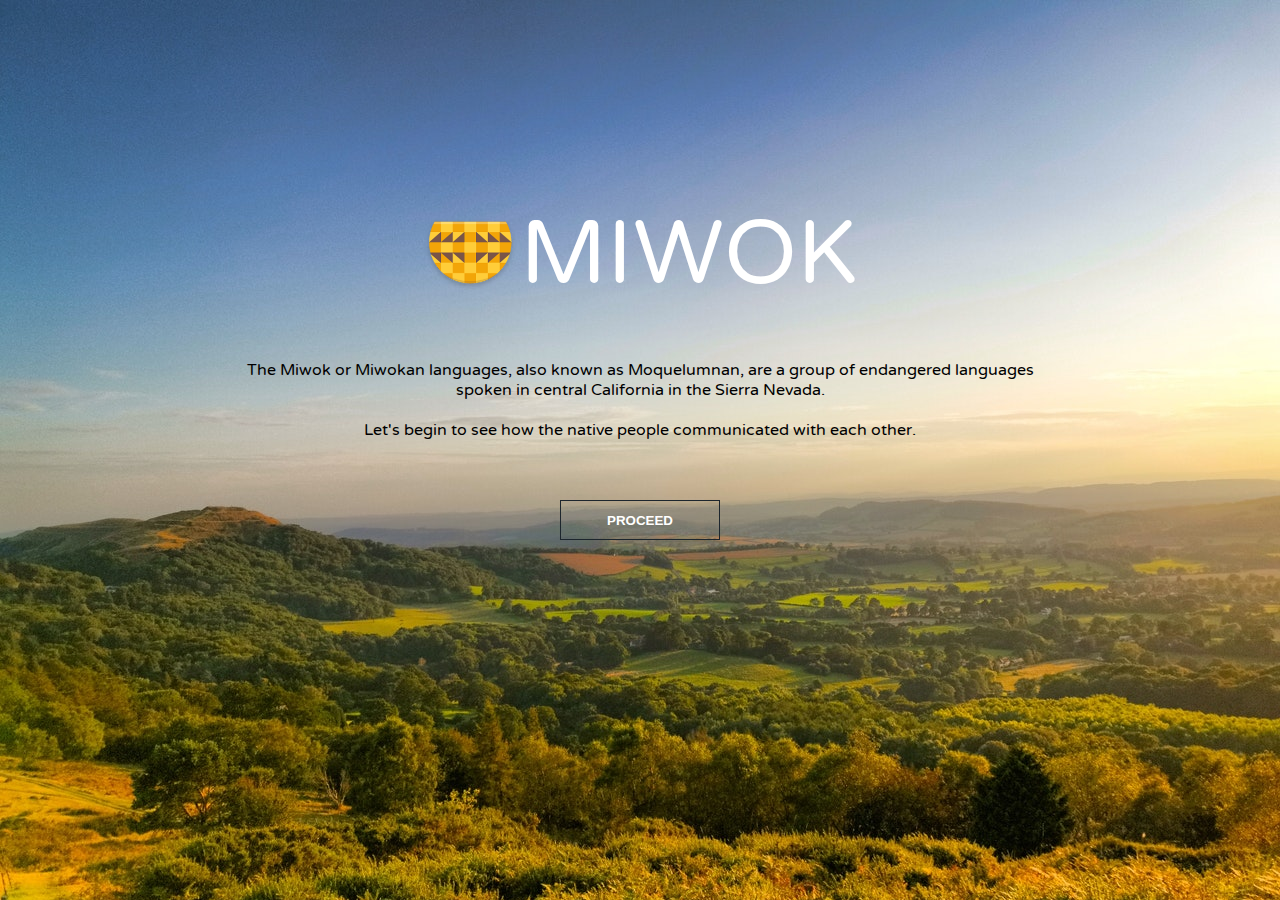
<file: index.html>
<!DOCTYPE html>
<html lang="en" dir="ltr">
  <head>
    <meta charset="utf-8">
    <title>Miwok</title>
    <link rel="stylesheet" href="style.css">
    <link href="https://fonts.googleapis.com/css?family=Lexend+Deca|Varela+Round&display=swap" rel="stylesheet">
    <link rel="stylesheet" href="https://cdnjs.cloudflare.com/ajax/libs/animate.css/3.5.2/animate.min.css">
    <meta name="viewport" content="width=device-width, initial-scale=1.0">
  </head>
  <body class="home">
    <div class="homebox">
      <div class="homelogo animated slideInLeft">
        <img src="images/logo.png">
      </div>
      <div class="homename animated slideInRight">
        <a>MIWOK</a>
      </div>
    </div>
    <div class="homeinfo animated slideInDown">
        The Miwok or Miwokan languages, also known as Moquelumnan, are a group of endangered 
        languages spoken in central California in the Sierra Nevada.
        <br><br>
        Let's begin to see how the native people communicated with each other.
    </div>
    <div class="homebtn animated slideInUp">
      <a href="learn.html"><button class="hbtn">PROCEED</button></a>
    </div>
  </body>
</html>
</file>
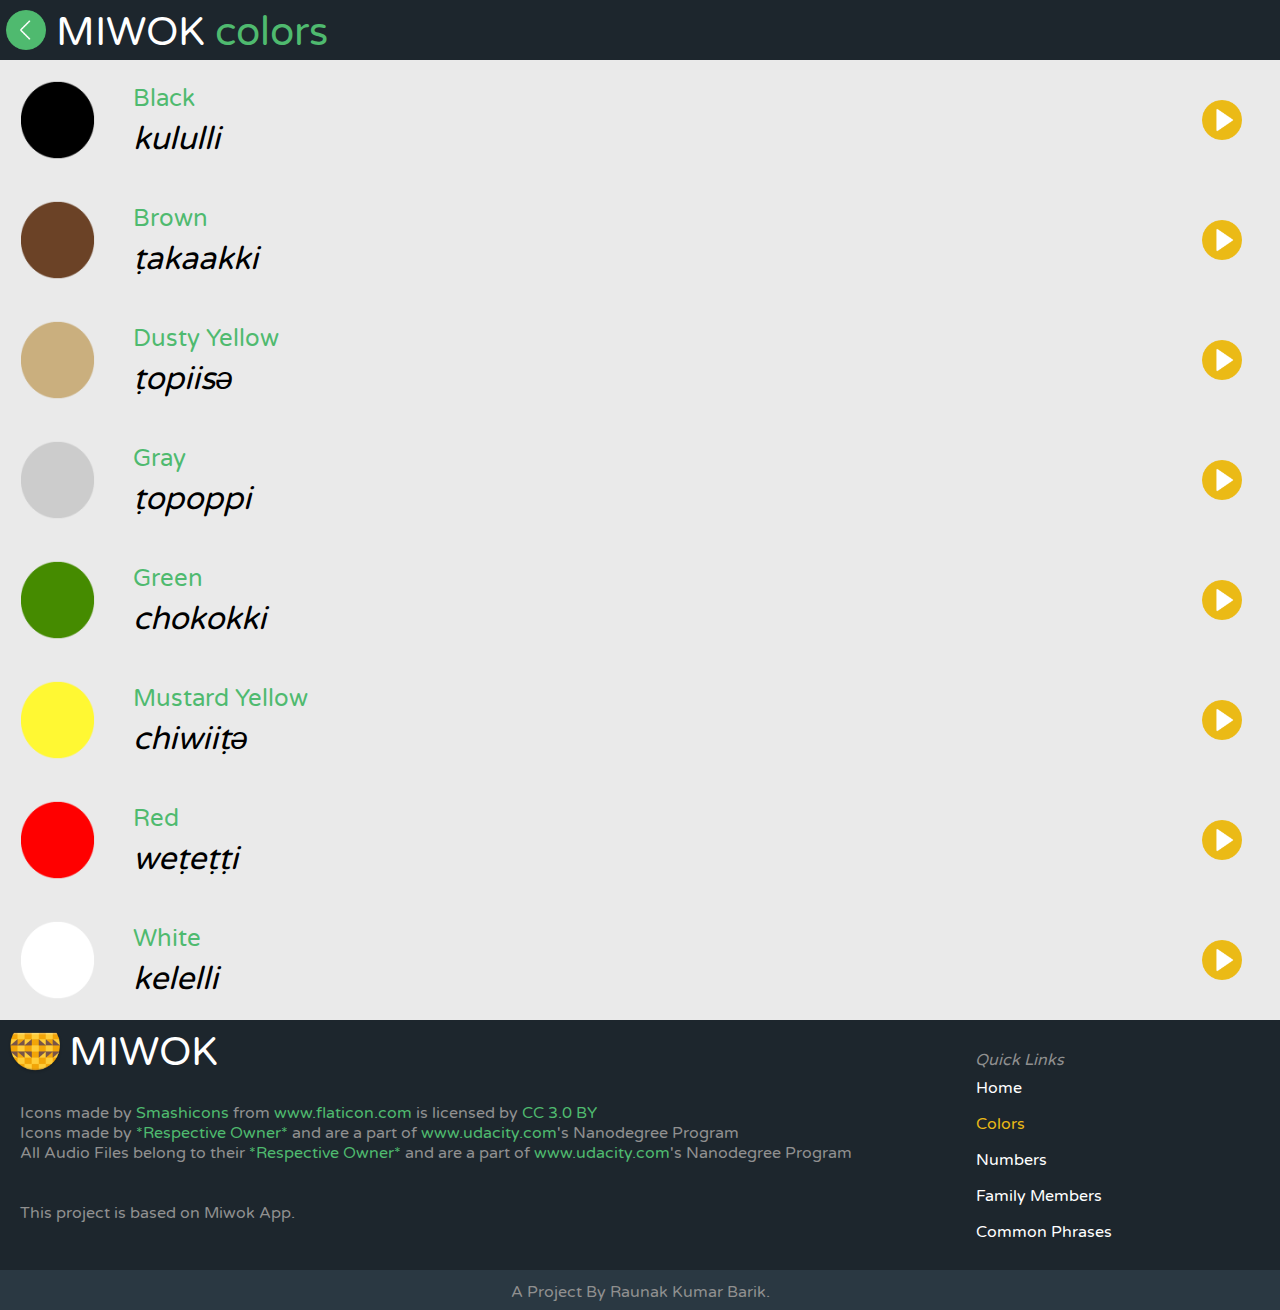
<file: colors.html>
<!DOCTYPE html>
<html lang="en" dir="ltr">
  <head>
    <meta charset="utf-8">
    <title>Miwok | Colors</title>
    <link rel="stylesheet" href="style.css">
    <link href="https://fonts.googleapis.com/css?family=Lexend+Deca|Varela+Round&display=swap" rel="stylesheet">
    <link rel="stylesheet" href="https://cdnjs.cloudflare.com/ajax/libs/animate.css/3.5.2/animate.min.css">
    <meta name="viewport" content="width=device-width, initial-scale=1.0">
  </head>
  <body>
    <div class="header">
      <div class="back-button">
        <a href="learn.html"><img src="images/back_button.png" height="40px" width="40px" id="backbutton"></a>
      </div>
      <div class="page-title">
        MIWOK <a id="category">colors</a>
      </div>
    </div>
    <div class="library">
      <div class="content" id="color-black">
        <div class="content-left">
          <img src="images/color_black.png" height="100%" width="100%">
        </div>
        <div class="content-middle">
          <div class="content-middle-up">
            Black
          </div>
          <div class="content-middle-down">
            kululli
          </div>
        </div>
        <div class="content-right">
          <img src="images/play_button.png" height="40px" width="40px" id="play-button" onclick="playAudioa()">
        </div>
      </div>
      <div class="content" id="color-brown">
        <div class="content-left">
          <img src="images/color_brown.png" height="100%" width="100%">
        </div>
        <div class="content-middle">
          <div class="content-middle-up">
            Brown
          </div>
          <div class="content-middle-down">
            ṭakaakki
          </div>
        </div>
        <div class="content-right">
          <img src="images/play_button.png" height="40px" width="40px" id="play-button" onclick="playAudiob()">
        </div>
      </div>
      <div class="content" id="color-dusty-yellow">
        <div class="content-left">
          <img src="images/color_dusty_yellow.png" height="100%" width="100%">
        </div>
        <div class="content-middle">
          <div class="content-middle-up">
            Dusty Yellow
          </div>
          <div class="content-middle-down">
            ṭopiisә
          </div>
        </div>
        <div class="content-right">
          <img src="images/play_button.png" height="40px" width="40px" id="play-button" onclick="playAudioc()">
        </div>
      </div>
      <div class="content" id="color-gray">
        <div class="content-left">
          <img src="images/color_gray.png" height="100%" width="100%">
        </div>
        <div class="content-middle">
          <div class="content-middle-up">
            Gray
          </div>
          <div class="content-middle-down">
            ṭopoppi
          </div>
        </div>
        <div class="content-right">
          <img src="images/play_button.png" height="40px" width="40px" id="play-button" onclick="playAudiod()">
        </div>
      </div>
      <div class="content" id="color-green">
        <div class="content-left">
          <img src="images/color_green.png" height="100%" width="100%">
        </div>
        <div class="content-middle">
          <div class="content-middle-up">
            Green
          </div>
          <div class="content-middle-down">
            chokokki
          </div>
        </div>
        <div class="content-right">
          <img src="images/play_button.png" height="40px" width="40px" id="play-button" onclick="playAudioe()">
        </div>
      </div>
      <div class="content" id="color-mustard-yellow">
        <div class="content-left">
          <img src="images/color_mustard_yellow.png" height="100%" width="100%">
        </div>
        <div class="content-middle">
          <div class="content-middle-up">
            Mustard Yellow
          </div>
          <div class="content-middle-down">
            chiwiiṭә
          </div>
        </div>
        <div class="content-right">
          <img src="images/play_button.png" height="40px" width="40px" id="play-button" onclick="playAudiof()">
        </div>
      </div>
      <div class="content" id="color-red">
        <div class="content-left">
          <img src="images/color_red.png" height="100%" width="100%">
        </div>
        <div class="content-middle">
          <div class="content-middle-up">
            Red
          </div>
          <div class="content-middle-down">
            weṭeṭṭi
          </div>
        </div>
        <div class="content-right">
          <img src="images/play_button.png" height="40px" width="40px" id="play-button" onclick="playAudiog()">
        </div>
      </div>
      <div class="content" id="color-white">
        <div class="content-left">
          <img src="images/color_white.png" height="100%" width="100%">
        </div>
        <div class="content-middle">
          <div class="content-middle-up">
            White
          </div>
          <div class="content-middle-down">
            kelelli
          </div>
        </div>
        <div class="content-right">
          <img src="images/play_button.png" height="40px" width="40px" id="play-button" onclick="playAudioh()">
        </div>
      </div>
    </div>
    <div class="footer">
      <div class="logo">
        <img src="images/logo.png" height="60px" width="60px" id="logo">
      </div>
      <div class="title">
        MIWOK
      </div>
      <div class="index">
        <ul>
            <li><span class="ql">Quick Links</span></li>
            <li><a href="index.html" id="home">Home</a></li>
            <li><a href="colors.html" id="colors" style="color:#ebba16">Colors</a></li>
            <li><a href="numbers.html" id="numbers">Numbers</a></li>
            <li><a href="family-members.html" id="family">Family Members</a></li>
            <li><a href="common-phrases.html" id="phrases">Common Phrases</a></li>
        </ul>
      </div>
      <div class="details">
        <div class="smashicons">Icons made by <a href="https://www.flaticon.com/authors/smashicons" target="_blank" title="Smashicons">Smashicons</a> from <a href="https://www.flaticon.com/" target="_blank" title="Flaticon">www.flaticon.com</a> is licensed by <a href="http://creativecommons.org/licenses/by/3.0/" title="Creative Commons BY 3.0" target="_blank">CC 3.0 BY</a></div>
        <div class="smashicons">Icons made by <a>*Respective Owner*</a> and are a part of <a href="https://www.udacity.com/" target="_blank" title="Udacity">www.udacity.com</a>'s Nanodegree Program</div>
        <div class="smashicons">All Audio Files belong to their <a>*Respective Owner*</a> and are a part of <a href="https://www.udacity.com/" target="_blank" title="Udacity">www.udacity.com</a>'s Nanodegree Program</div>
        <br><br>
        <a id="aa">This project is based on Miwok App.</a>
      </div>
    </div>
    <div class="end">
      A Project By Raunak Kumar Barik.
    </div>

    <audio id="audio-color-black">
      <source src="audios/color_black.mp3" type="audio/mpeg">
    </audio>
    <audio id="audio-color-brown">
      <source src="audios/color_brown.mp3" type="audio/mpeg">
    </audio>
    <audio id="audio-color-dusty-yellow">
      <source src="audios/color_dusty_yellow.mp3" type="audio/mpeg">
    </audio>
    <audio id="audio-color-gray">
      <source src="audios/color_gray.mp3" type="audio/mpeg">
    </audio>
    <audio id="audio-color-green">
      <source src="audios/color_green.mp3" type="audio/mpeg">
    </audio>
    <audio id="audio-color-mustard-yellow">
      <source src="audios/color_mustard_yellow.mp3" type="audio/mpeg">
    </audio>
    <audio id="audio-color-red">
      <source src="audios/color_red.mp3" type="audio/mpeg">
    </audio>
    <audio id="audio-color-white">
      <source src="audios/color_white.mp3" type="audio/mpeg">
    </audio>
  </body>
</html>

<script type="text/javascript">
  var a = document.getElementById("audio-color-black");
  var b = document.getElementById("audio-color-brown");
  var c = document.getElementById("audio-color-dusty-yellow");
  var d = document.getElementById("audio-color-gray");
  var e = document.getElementById("audio-color-green");
  var f = document.getElementById("audio-color-mustard-yellow");
  var g = document.getElementById("audio-color-red");
  var h = document.getElementById("audio-color-white");
  function playAudioa()
  {
    a.play();
  }
  function playAudiob()
  {
    b.play();
  }
  function playAudioc()
  {
    c.play();
  }
  function playAudiod()
  {
    d.play();
  }
  function playAudioe()
  {
    e.play();
  }
  function playAudiof()
  {
    f.play();
  }
  function playAudiog()
  {
    g.play();
  }
  function playAudioh()
  {
    h.play();
  }
</script>
</file>
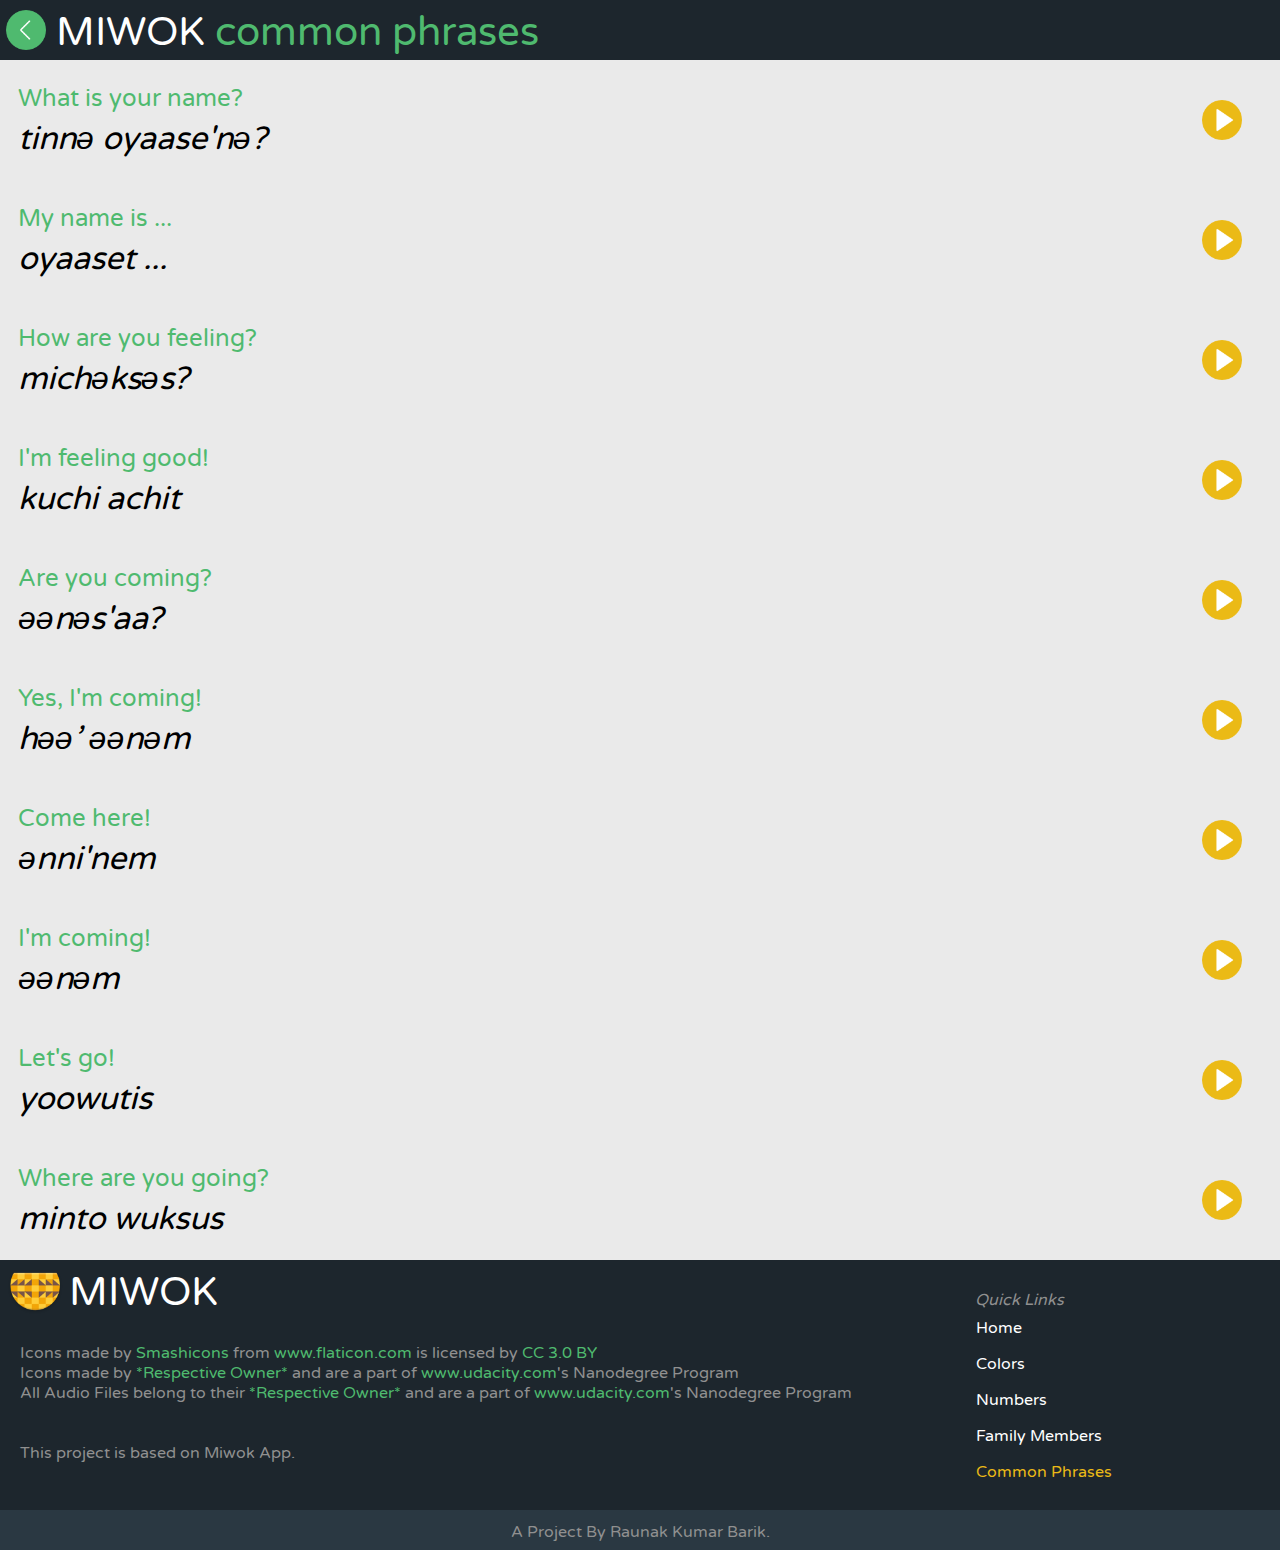
<file: common-phrases.html>
<!DOCTYPE html>
<html lang="en" dir="ltr">
  <head>
    <meta charset="utf-8">
    <title>Miwok | Common Phrases</title>
    <link rel="stylesheet" href="style.css">
    <link href="https://fonts.googleapis.com/css?family=Lexend+Deca|Varela+Round&display=swap" rel="stylesheet">
    <link rel="stylesheet" href="https://cdnjs.cloudflare.com/ajax/libs/animate.css/3.5.2/animate.min.css">
    <meta name="viewport" content="width=device-width, initial-scale=1.0">
  </head>
  <body>
    <div class="header">
      <div class="back-button">
        <a href="learn.html"><img src="images/back_button.png" height="40px" width="40px" id="backbutton"></a>
      </div>
      <div class="page-title">
        MIWOK <a id="category">common phrases</a>
      </div>
    </div>
    <div class="library">
      <div class="content" id="phrase-what-is-your-name">
        <div class="content-common-phrases-left">
          <div class="content-middle-up">
            What is your name?
          </div>
          <div class="content-middle-down">
            tinnә oyaase'nә?
          </div>
        </div>
        <div class="content-right">
          <img src="images/play_button.png" height="40px" width="40px" id="play-button" onclick="playAudioa()">
        </div>
      </div>
      <div class="content" id="phrase-my-name-is">
        <div class="content-common-phrases-left">
          <div class="content-middle-up">
            My name is ...
          </div>
          <div class="content-middle-down">
            oyaaset ...
          </div>
        </div>
        <div class="content-right">
          <img src="images/play_button.png" height="40px" width="40px" id="play-button" onclick="playAudiob()">
        </div>
      </div>
      <div class="content" id="phrase-how-are-you-feeling">
        <div class="content-common-phrases-left">
          <div class="content-middle-up">
            How are you feeling?
          </div>
          <div class="content-middle-down">
            michәksәs?
          </div>
        </div>
        <div class="content-right">
          <img src="images/play_button.png" height="40px" width="40px" id="play-button" onclick="playAudioc()">
        </div>
      </div>
      <div class="content" id="phrase-im-feeling-good">
        <div class="content-common-phrases-left">
          <div class="content-middle-up">
            I'm feeling good!
          </div>
          <div class="content-middle-down">
            kuchi achit
          </div>
        </div>
        <div class="content-right">
          <img src="images/play_button.png" height="40px" width="40px" id="play-button" onclick="playAudiod()">
        </div>
      </div>
      <div class="content" id="phrase-are-you-coming">
        <div class="content-common-phrases-left">
          <div class="content-middle-up">
            Are you coming?
          </div>
          <div class="content-middle-down">
            әәnәs'aa?
          </div>
        </div>
        <div class="content-right">
          <img src="images/play_button.png" height="40px" width="40px" id="play-button" onclick="playAudioe()">
        </div>
      </div>
      <div class="content" id="phrase-yes-im-coming">
        <div class="content-common-phrases-left">
          <div class="content-middle-up">
            Yes, I'm coming!
          </div>
          <div class="content-middle-down">
            hәә’ әәnәm
          </div>
        </div>
        <div class="content-right">
          <img src="images/play_button.png" height="40px" width="40px" id="play-button" onclick="playAudiof()">
        </div>
      </div>
      <div class="content" id="phrase-come-here">
        <div class="content-common-phrases-left">
          <div class="content-middle-up">
            Come here!
          </div>
          <div class="content-middle-down">
            әnni'nem
          </div>
        </div>
        <div class="content-right">
          <img src="images/play_button.png" height="40px" width="40px" id="play-button" onclick="playAudiog()">
        </div>
      </div>
      <div class="content" id="phrase-im-coming">
        <div class="content-common-phrases-left">
          <div class="content-middle-up">
            I'm coming!
          </div>
          <div class="content-middle-down">
            әәnәm
          </div>
        </div>
        <div class="content-right">
          <img src="images/play_button.png" height="40px" width="40px" id="play-button" onclick="playAudioh()">
        </div>
      </div>
      <div class="content" id="phrase-lets-go">
        <div class="content-common-phrases-left">
          <div class="content-middle-up">
            Let's go!
          </div>
          <div class="content-middle-down">
            yoowutis
          </div>
        </div>
        <div class="content-right">
          <img src="images/play_button.png" height="40px" width="40px" id="play-button" onclick="playAudioi()">
        </div>
      </div>
      <div class="content" id="phrase-where-are-you-going">
        <div class="content-common-phrases-left">
          <div class="content-middle-up">
            Where are you going?
          </div>
          <div class="content-middle-down">
            minto wuksus
          </div>
        </div>
        <div class="content-right">
          <img src="images/play_button.png" height="40px" width="40px" id="play-button" onclick="playAudioj()">
        </div>
      </div>
    </div>
    <div class="footer">
      <div class="logo">
        <img src="images/logo.png" height="60px" width="60px" id="logo">
      </div>
      <div class="title">
        MIWOK
      </div>
      <div class="index">
        <ul>
            <li><span class="ql">Quick Links</span></li>
            <li><a href="index.html" id="home">Home</a></li>
            <li><a href="colors.html" id="colors">Colors</a></li>
            <li><a href="numbers.html" id="numbers">Numbers</a></li>
            <li><a href="family-members.html" id="family">Family Members</a></li>
            <li><a href="common-phrases.html" id="phrases" style="color:#ebba16">Common Phrases</a></li>
        </ul>
      </div>
      <div class="details">
        <div class="smashicons">Icons made by <a href="https://www.flaticon.com/authors/smashicons" target="_blank" title="Smashicons">Smashicons</a> from <a href="https://www.flaticon.com/" target="_blank" title="Flaticon">www.flaticon.com</a> is licensed by <a href="http://creativecommons.org/licenses/by/3.0/" title="Creative Commons BY 3.0" target="_blank">CC 3.0 BY</a></div>
        <div class="smashicons">Icons made by <a>*Respective Owner*</a> and are a part of <a href="https://www.udacity.com/" target="_blank" title="Udacity">www.udacity.com</a>'s Nanodegree Program</div>
        <div class="smashicons">All Audio Files belong to their <a>*Respective Owner*</a> and are a part of <a href="https://www.udacity.com/" target="_blank" title="Udacity">www.udacity.com</a>'s Nanodegree Program</div>
        <br><br>
        <a id="aa">This project is based on Miwok App.</a>
      </div>
    </div>
    <div class="end">
      A Project By Raunak Kumar Barik.
    </div>

    <audio id="audio-phrase-what-is-your-name">
      <source src="audios/phrase_what_is_your_name.mp3" type="audio/mpeg">
    </audio>
    <audio id="audio-phrase-my-name-is">
      <source src="audios/phrase_my_name_is.mp3" type="audio/mpeg">
    </audio>
    <audio id="audio-phrase-how-are-you-feeling">
      <source src="audios/phrase_how_are_you_feeling.mp3" type="audio/mpeg">
    </audio>
    <audio id="audio-phrase-im-feeling-good">
      <source src="audios/phrase_im_feeling_good.mp3" type="audio/mpeg">
    </audio>
    <audio id="audio-phrase-are-you-coming">
      <source src="audios/phrase_are_you_coming.mp3" type="audio/mpeg">
    </audio>
    <audio id="audio-phrase-yes-im-coming">
      <source src="audios/phrase_yes_im_coming.mp3" type="audio/mpeg">
    </audio>
    <audio id="audio-phrase-come-here">
      <source src="audios/phrase_come_here.mp3" type="audio/mpeg">
    </audio>
    <audio id="audio-phrase-im-coming">
      <source src="audios/phrase_im_coming.mp3" type="audio/mpeg">
    </audio>
    <audio id="audio-phrase-lets-go">
      <source src="audios/phrase_lets_go.mp3" type="audio/mpeg">
    </audio>
    <audio id="audio-phrase-where-are-you-going">
      <source src="audios/phrase_where_are_you_going.mp3" type="audio/mpeg">
    </audio>
  </body>
</html>

<script type="text/javascript">
  var a = document.getElementById("audio-phrase-what-is-your-name");
  var b = document.getElementById("audio-phrase-my-name-is");
  var c = document.getElementById("audio-phrase-how-are-you-feeling");
  var d = document.getElementById("audio-phrase-im-feeling-good");
  var e = document.getElementById("audio-phrase-are-you-coming");
  var f = document.getElementById("audio-phrase-yes-im-coming");
  var g = document.getElementById("audio-phrase-come-here");
  var h = document.getElementById("audio-phrase-im-coming");
  var i = document.getElementById("audio-phrase-lets-go");
  var j = document.getElementById("audio-phrase-where-are-you-going");
  function playAudioa()
  {
    a.play();
  }
  function playAudiob()
  {
    b.play();
  }
  function playAudioc()
  {
    c.play();
  }
  function playAudiod()
  {
    d.play();
  }
  function playAudioe()
  {
    e.play();
  }
  function playAudiof()
  {
    f.play();
  }
  function playAudiog()
  {
    g.play();
  }
  function playAudioh()
  {
    h.play();
  }
  function playAudioi()
  {
    i.play();
  }
  function playAudioj()
  {
    j.play();
  }
</script>
</file>
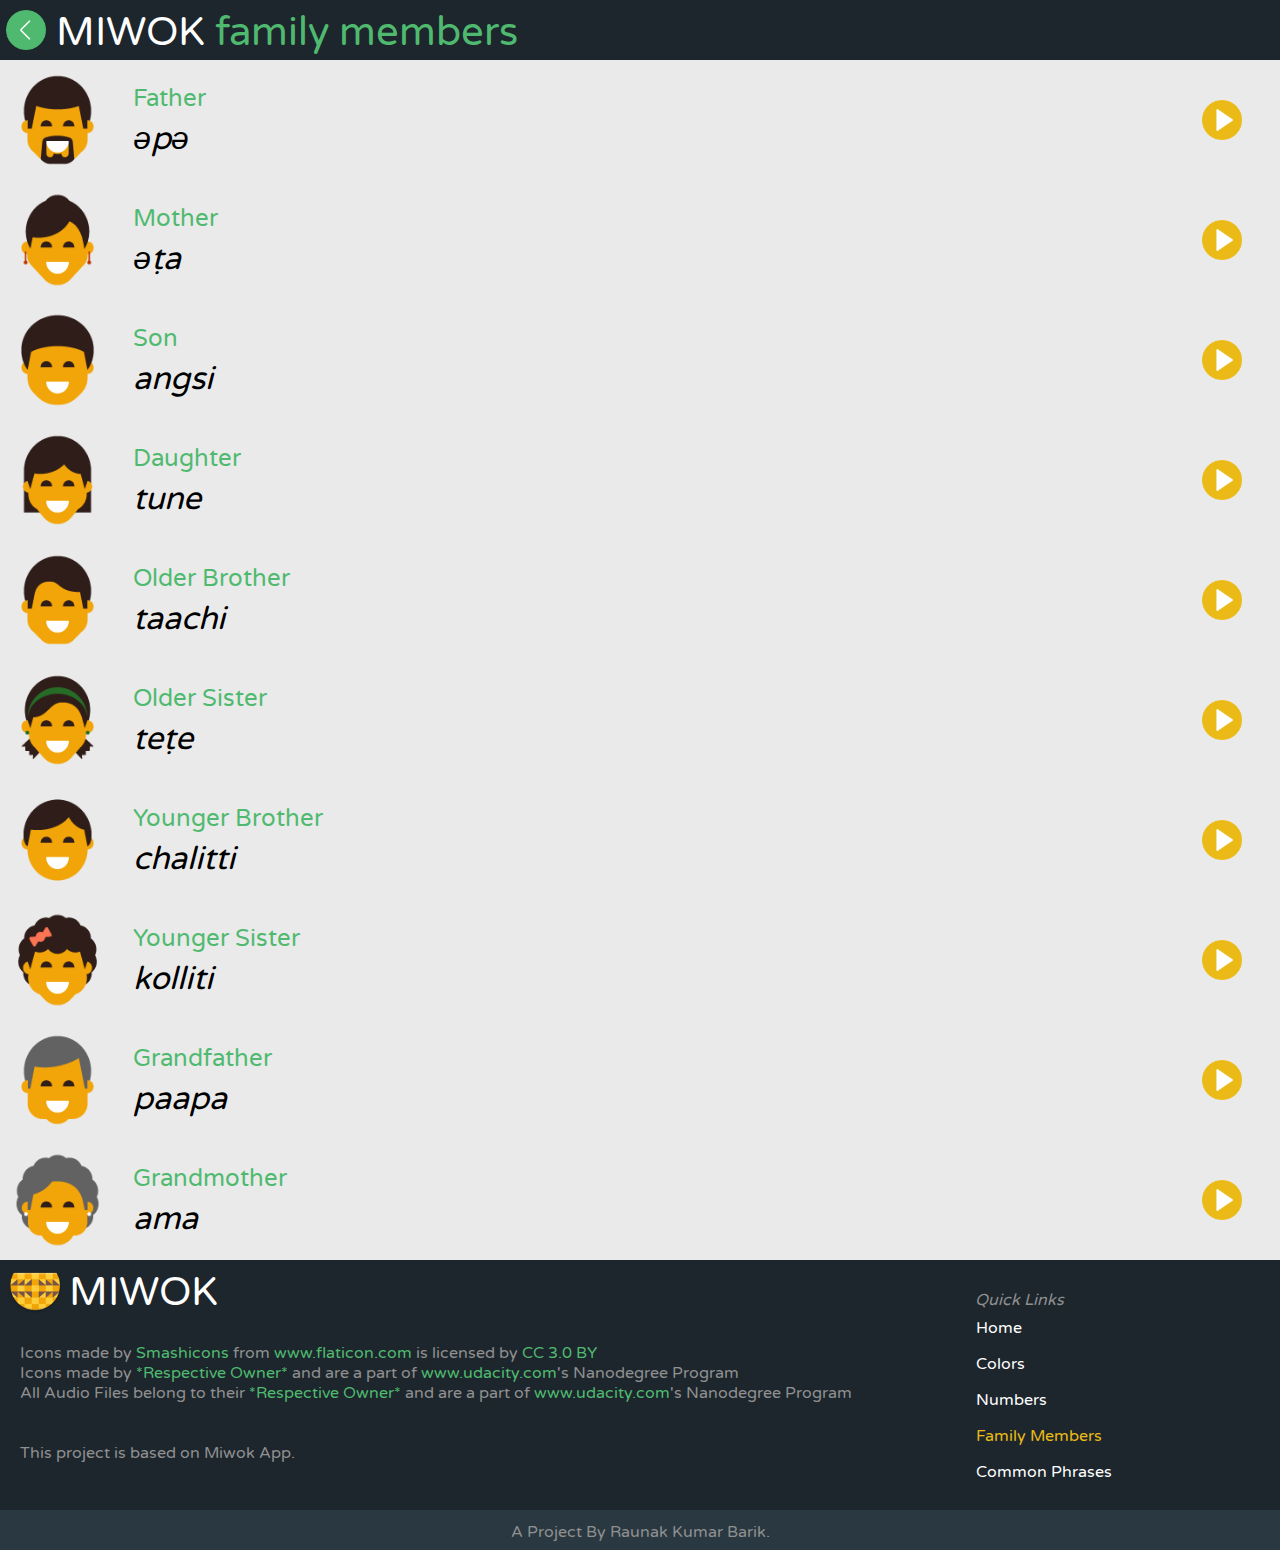
<file: family-members.html>
<!DOCTYPE html>
<html lang="en" dir="ltr">
  <head>
    <meta charset="utf-8">
    <title>Miwok | Family Members</title>
    <link rel="stylesheet" href="style.css">
    <link href="https://fonts.googleapis.com/css?family=Lexend+Deca|Varela+Round&display=swap" rel="stylesheet">
    <link rel="stylesheet" href="https://cdnjs.cloudflare.com/ajax/libs/animate.css/3.5.2/animate.min.css">
    <meta name="viewport" content="width=device-width, initial-scale=1.0">
  </head>
  <body>
    <div class="header">
      <div class="back-button">
        <a href="learn.html"><img src="images/back_button.png" height="40px" width="40px" id="backbutton"></a>
      </div>
      <div class="page-title">
        MIWOK <a id="category">family members</a>
      </div>
    </div>
    <div class="library">
      <div class="content" id="family-father">
        <div class="content-left">
          <img src="images/family_father.png" height="100%" width="100%">
        </div>
        <div class="content-middle">
          <div class="content-middle-up">
            Father
          </div>
          <div class="content-middle-down">
            әpә
          </div>
        </div>
        <div class="content-right">
          <img src="images/play_button.png" height="40px" width="40px" id="play-button" onclick="playAudioa()">
        </div>
      </div>
      <div class="content" id="family-mother">
        <div class="content-left">
          <img src="images/family_mother.png" height="100%" width="100%">
        </div>
        <div class="content-middle">
          <div class="content-middle-up">
            Mother
          </div>
          <div class="content-middle-down">
            әṭa
          </div>
        </div>
        <div class="content-right">
          <img src="images/play_button.png" height="40px" width="40px" id="play-button" onclick="playAudiob()">
        </div>
      </div>
      <div class="content" id="family-son">
        <div class="content-left">
          <img src="images/family_son.png" height="100%" width="100%">
        </div>
        <div class="content-middle">
          <div class="content-middle-up">
            Son
          </div>
          <div class="content-middle-down">
            angsi
          </div>
        </div>
        <div class="content-right">
          <img src="images/play_button.png" height="40px" width="40px" id="play-button" onclick="playAudioc()">
        </div>
      </div>
      <div class="content" id="family-daughter">
        <div class="content-left">
          <img src="images/family_daughter.png" height="100%" width="100%">
        </div>
        <div class="content-middle">
          <div class="content-middle-up">
            Daughter
          </div>
          <div class="content-middle-down">
            tune
          </div>
        </div>
        <div class="content-right">
          <img src="images/play_button.png" height="40px" width="40px" id="play-button" onclick="playAudiod()">
        </div>
      </div>
      <div class="content" id="family-older-brother">
        <div class="content-left">
          <img src="images/family_older_brother.png" height="100%" width="100%">
        </div>
        <div class="content-middle">
          <div class="content-middle-up">
            Older Brother
          </div>
          <div class="content-middle-down">
            taachi
          </div>
        </div>
        <div class="content-right">
          <img src="images/play_button.png" height="40px" width="40px" id="play-button" onclick="playAudioe()">
        </div>
      </div>
      <div class="content" id="family-older-sister">
        <div class="content-left">
          <img src="images/family_older_sister.png" height="100%" width="100%">
        </div>
        <div class="content-middle">
          <div class="content-middle-up">
            Older Sister
          </div>
          <div class="content-middle-down">
            teṭe
          </div>
        </div>
        <div class="content-right">
          <img src="images/play_button.png" height="40px" width="40px" id="play-button" onclick="playAudiof()">
        </div>
      </div>
      <div class="content" id="family-younger-brother">
        <div class="content-left">
          <img src="images/family_younger_brother.png" height="100%" width="100%">
        </div>
        <div class="content-middle">
          <div class="content-middle-up">
            Younger Brother
          </div>
          <div class="content-middle-down">
            chalitti
          </div>
        </div>
        <div class="content-right">
          <img src="images/play_button.png" height="40px" width="40px" id="play-button" onclick="playAudiog()">
        </div>
      </div>
      <div class="content" id="family-younger-sister">
        <div class="content-left">
          <img src="images/family_younger_sister.png" height="100%" width="100%">
        </div>
        <div class="content-middle">
          <div class="content-middle-up">
            Younger Sister
          </div>
          <div class="content-middle-down">
            kolliti
          </div>
        </div>
        <div class="content-right">
          <img src="images/play_button.png" height="40px" width="40px" id="play-button" onclick="playAudioh()">
        </div>
      </div>
      <div class="content" id="family-grandfather">
        <div class="content-left">
          <img src="images/family_grandfather.png" height="100%" width="100%">
        </div>
        <div class="content-middle">
          <div class="content-middle-up">
            Grandfather
          </div>
          <div class="content-middle-down">
            paapa
          </div>
        </div>
        <div class="content-right">
          <img src="images/play_button.png" height="40px" width="40px" id="play-button" onclick="playAudioi()">
        </div>
      </div>
      <div class="content" id="family-grandmother">
        <div class="content-left">
          <img src="images/family_grandmother.png" height="100%" width="100%">
        </div>
        <div class="content-middle">
          <div class="content-middle-up">
            Grandmother
          </div>
          <div class="content-middle-down">
            ama
          </div>
        </div>
        <div class="content-right">
          <img src="images/play_button.png" height="40px" width="40px" id="play-button" onclick="playAudioj()">
        </div>
      </div>
    </div>
    <div class="footer">
      <div class="logo">
        <img src="images/logo.png" height="60px" width="60px" id="logo">
      </div>
      <div class="title">
        MIWOK
      </div>
      <div class="index">
        <ul>
            <li><span class="ql">Quick Links</span></li>
            <li><a href="index.html" id="home">Home</a></li>
            <li><a href="colors.html" id="colors">Colors</a></li>
            <li><a href="numbers.html" id="numbers">Numbers</a></li>
            <li><a href="family-members.html" id="family" style="color:#ebba16">Family Members</a></li>
            <li><a href="common-phrases.html" id="phrases">Common Phrases</a></li>
        </ul>
      </div>
      <div class="details">
        <div class="smashicons">Icons made by <a href="https://www.flaticon.com/authors/smashicons" target="_blank" title="Smashicons">Smashicons</a> from <a href="https://www.flaticon.com/" target="_blank" title="Flaticon">www.flaticon.com</a> is licensed by <a href="http://creativecommons.org/licenses/by/3.0/" title="Creative Commons BY 3.0" target="_blank">CC 3.0 BY</a></div>
        <div class="smashicons">Icons made by <a>*Respective Owner*</a> and are a part of <a href="https://www.udacity.com/" target="_blank" title="Udacity">www.udacity.com</a>'s Nanodegree Program</div>
        <div class="smashicons">All Audio Files belong to their <a>*Respective Owner*</a> and are a part of <a href="https://www.udacity.com/" target="_blank" title="Udacity">www.udacity.com</a>'s Nanodegree Program</div>
        <br><br>
        <a id="aa">This project is based on Miwok App.</a>
      </div>
    </div>
    <div class="end">
      A Project By Raunak Kumar Barik.
    </div>

    <audio id="audio-family-father">
      <source src="audios/family_father.mp3" type="audio/mpeg">
    </audio>
    <audio id="audio-family-mother">
      <source src="audios/family_mother.mp3" type="audio/mpeg">
    </audio>
    <audio id="audio-family-son">
      <source src="audios/family_son.mp3" type="audio/mpeg">
    </audio>
    <audio id="audio-family-daughter">
      <source src="audios/family_daughter.mp3" type="audio/mpeg">
    </audio>
    <audio id="audio-family-older-brother">
      <source src="audios/family_older_brother.mp3" type="audio/mpeg">
    </audio>
    <audio id="audio-family-older-sister">
      <source src="audios/family_older_sister.mp3" type="audio/mpeg">
    </audio>
    <audio id="audio-family-younger-brother">
      <source src="audios/family_younger_brother.mp3" type="audio/mpeg">
    </audio>
    <audio id="audio-family-younger-sister">
      <source src="audios/family_younger_sister.mp3" type="audio/mpeg">
    </audio>
    <audio id="audio-family-grandfather">
      <source src="audios/family_grandfather.mp3" type="audio/mpeg">
    </audio>
    <audio id="audio-family-grandmother">
      <source src="audios/family_grandmother.mp3" type="audio/mpeg">
    </audio>
  </body>
</html>

<script type="text/javascript">
  var a = document.getElementById("audio-family-father");
  var b = document.getElementById("audio-family-mother");
  var c = document.getElementById("audio-family-son");
  var d = document.getElementById("audio-family-daughter");
  var e = document.getElementById("audio-family-older-brother");
  var f = document.getElementById("audio-family-older-sister");
  var g = document.getElementById("audio-family-younger-brother");
  var h = document.getElementById("audio-family-younger-sister");
  var i = document.getElementById("audio-family-grandfather");
  var j = document.getElementById("audio-family-grandmother");
  function playAudioa()
  {
    a.play();
  }
  function playAudiob()
  {
    b.play();
  }
  function playAudioc()
  {
    c.play();
  }
  function playAudiod()
  {
    d.play();
  }
  function playAudioe()
  {
    e.play();
  }
  function playAudiof()
  {
    f.play();
  }
  function playAudiog()
  {
    g.play();
  }
  function playAudioh()
  {
    h.play();
  }
  function playAudioi()
  {
    i.play();
  }
  function playAudioj()
  {
    j.play();
  }
</script>
</file>
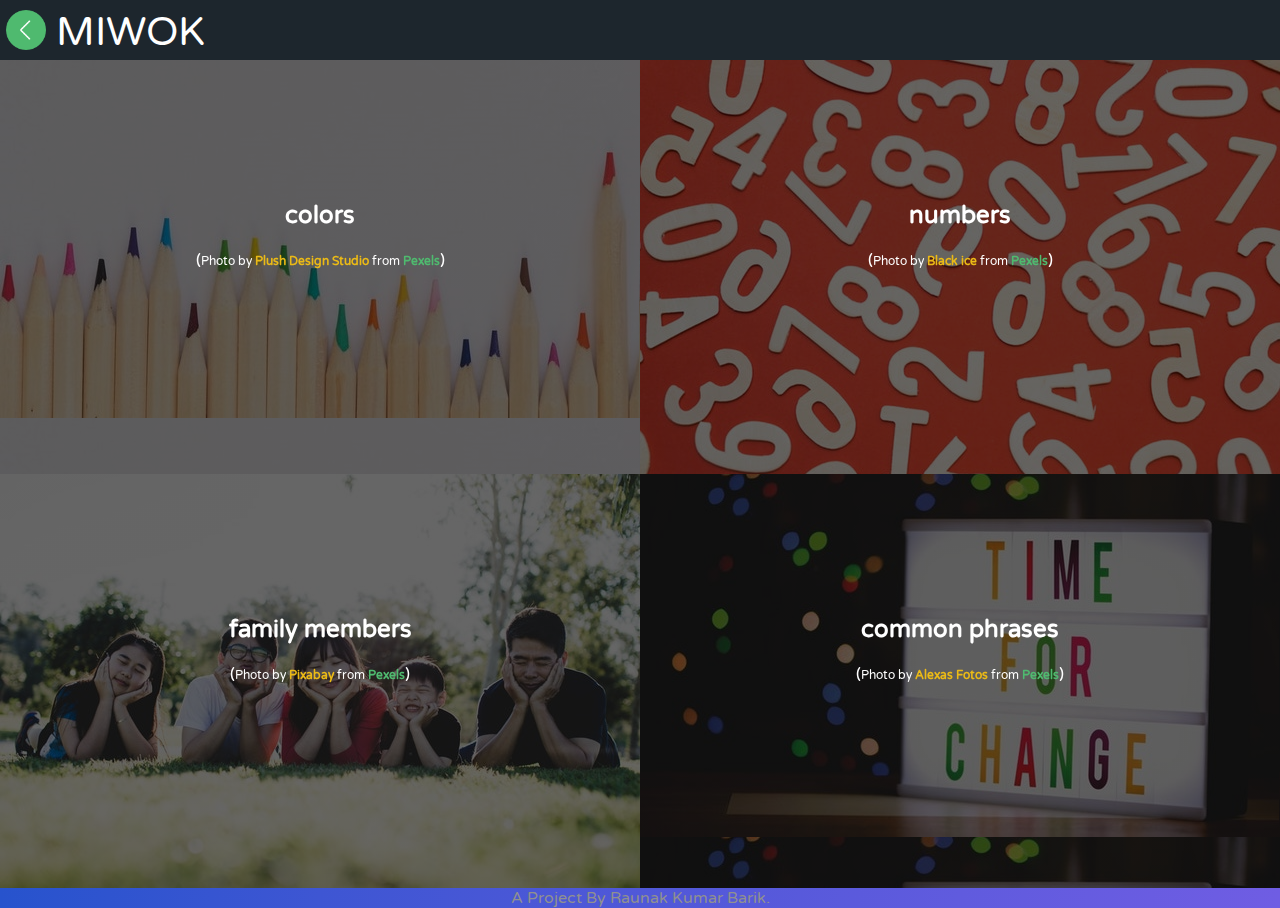
<file: learn.html>
<html>
    <head>
        <title>Miwok | Learn</title>
        <link href="style.css" rel="stylesheet" type="text/css">
        <meta name="viewport" content="width=device-width, initial-scale=1.0">
        <link href="https://fonts.googleapis.com/css?family=Lexend+Deca|Varela+Round&display=swap" rel="stylesheet">
        <link rel="stylesheet" href="https://cdnjs.cloudflare.com/ajax/libs/animate.css/3.5.2/animate.min.css">
        <script src="https://ajax.googleapis.com/ajax/libs/jquery/3.4.1/jquery.min.js"></script>
    </head>
    <body class="learn">
        <div class="header">
            <div class="back-button">
                <a href="index.html"><img src="images/back_button.png" height="40px" width="40px" id="backbutton"></a>
            </div>
            <div class="page-title">
                MIWOK
            </div>
        </div>
        <div class="learnbody">
          <div class="lbbox">
            <div class="flip-box">
              <div class="flip-box-inner">
                <div class="flip-box-front" style="background-image: linear-gradient(rgba(0,0,0,0.6),rgba(0,0,0,0.6)),url('images/colors.jpg');width: 100%;height: 100%;">
                  <h2>colors</h2>
                  (<a class="credits">Photo by </a><a class="by">Plush Design Studio</a><a class="credits"> from </a><a class="from">Pexels</a>)
                </div>
                <div class="flip-box-back">
                  <div class="back-heading">
                    <h2 style="color: #4fba6f;">colors</h2>
                  </div>
                  <div class="back-info">
                    <p class="info">
                      The whole world is full of colors.
                      Proceed to experience how different colors are written and spoken in Miwok.
                      <hr style="border: 1px solid #ebba16;">
                      <a class="miwok">MIWOK</a>
                      <br>
                      <a class="credits">Photo by </a><a class="by" href="https://www.pexels.com/@designedbyjess" target="_blank">Plush Design Studio</a><a class="credits"> from </a><a class="from" href="https://www.pexels.com" target="_blank">Pexels</a>
                    </p>
                  </div>
                  <div class="back-flipbutton">
                    <button class="lbbtn" onclick="location.href='colors.html'"><span>PROCEED</span></button>
                  </div>
                </div>
              </div>
            </div>    
          </div>
          <div class="lbbox">
            <div class="flip-box">
              <div class="flip-box-inner">
                <div class="flip-box-front" style="background-image: linear-gradient(rgba(0,0,0,0.6),rgba(0,0,0,0.6)),url('images/numbers.jpg');width: 100%;height: 100%;">
                  <h2>numbers</h2>
                  (<a class="credits">Photo by </a><a class="by">Black ice</a><a class="credits"> from </a><a class="from">Pexels</a>)
                </div>
                <div class="flip-box-back">
                  <div class="back-heading">
                    <h2 style="color: #4fba6f;">numbers</h2>
                  </div>
                  <div class="back-info">
                    <p class="info">
                      Numbers are very essential in everyday lives.
                      Proceed to experience how different numbers are counted in Miwok.
                      <hr style="border: 1px solid #ebba16;">
                      <a class="miwok">MIWOK</a>
                      <br>
                      <a class="credits">Photo by </a><a class="by" href="https://www.pexels.com/@black-ice-551383" target="_blank">Black ice</a><a class="credits"> from </a><a class="from" href="https://www.pexels.com" target="_blank">Pexels</a>
                    </p>
                  </div>
                  <div class="back-flipbutton">
                    <button class="lbbtn" onclick="location.href='numbers.html'"><span>PROCEED</span></button>
                  </div>                  
                </div>
              </div>
            </div>
          </div>
          <div class="lbbox">
            <div class="flip-box">
              <div class="flip-box-inner">
                <div class="flip-box-front" style="background-image: linear-gradient(rgba(0,0,0,0.6),rgba(0,0,0,0.6)),url('images/family_members.jpg');width: 100%;height: 100%;">
                  <h2>family members</h2>
                  (<a class="credits">Photo by </a><a class="by">Pixabay</a><a class="credits"> from </a><a class="from">Pexels</a>)
                </div>
                <div class="flip-box-back">
                  <div class="back-heading">
                    <h2 style="color: #4fba6f;">family members</h2>
                  </div>
                  <div class="back-info">
                    <p class="info">
                      Family is the most important thing in this world.
                      Proceed to experience how different family members are called in Miwok.
                      <hr style="border: 1px solid #ebba16;">
                      <a class="miwok">MIWOK</a>
                      <br>
                      <a class="credits">Photo by </a><a class="by" href="https://www.pexels.com/@pixabay" target="_blank">Pixabay</a><a class="credits"> from </a><a class="from" href="https://www.pexels.com" target="_blank">Pexels</a>
                    </p>
                  </div>
                  <div class="back-flipbutton">
                    <button class="lbbtn" onclick="location.href='family-members.html'"><span>PROCEED</span></button>
                  </div>
                </div>
              </div>
            </div>
          </div>
          <div class="lbbox">
            <div class="flip-box">
              <div class="flip-box-inner">
                <div class="flip-box-front" style="background-image: linear-gradient(rgba(0,0,0,0.6),rgba(0,0,0,0.6)),url('images/common_phrases.jpg');width: 100%;height: 100%;">
                  <h2>common phrases</h2>
                  (<a class="credits">Photo by </a><a class="by">Alexas Fotos</a><a class="credits"> from </a><a class="from">Pexels</a>)
                </div>
                <div class="flip-box-back">
                  <div class="back-heading">
                    <h2 style="color: #4fba6f;">common phrases</h2>
                  </div>
                  <div class="back-info">
                    <p class="info">
                      Communication helps us to get along with one another.
                      Proceed to experience how to communicate in Miwok.
                      <hr style="border: 1px solid #ebba16;">
                      <a class="miwok">MIWOK</a>
                      <br>
                      <a class="credits">Photo by </a><a class="by" href="https://www.pexels.com/@alexasfotos" target="_blank">Alexas Fotos</a><a class="credits"> from </a><a class="from" href="https://www.pexels.com" target="_blank">Pexels</a>
                    </p>
                  </div>
                  <div class="back-flipbutton">
                    <button class="lbbtn" onclick="location.href='common-phrases.html'"><span>PROCEED</span></button>
                  </div>
                </div>
              </div>
            </div>
          </div>
        </div>
        <div class="learnend">
          A Project By Raunak Kumar Barik.
        </div>
    </body>
    <script> 
      
    </script>
</html>
</file>
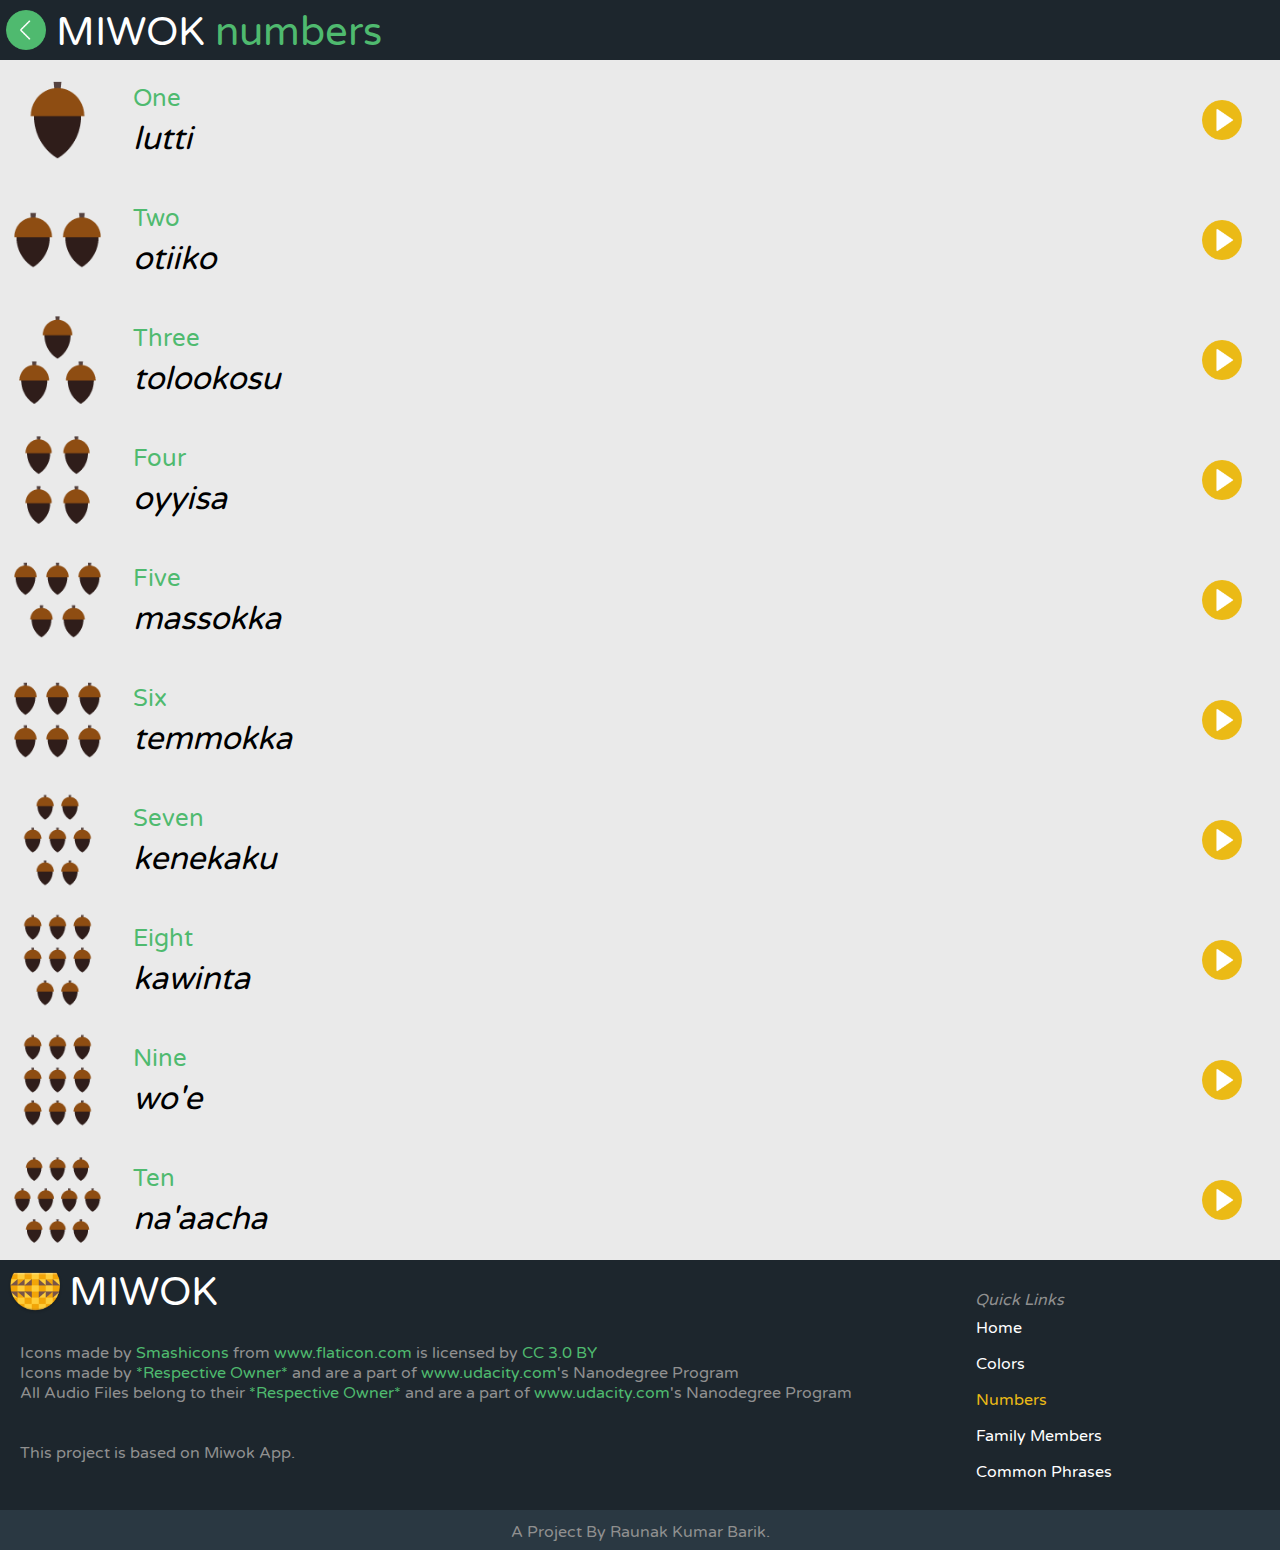
<file: numbers.html>
<!DOCTYPE html>
<html lang="en" dir="ltr">
  <head>
    <meta charset="utf-8">
    <title>Miwok | Numbers</title>
    <link rel="stylesheet" href="style.css">
    <link href="https://fonts.googleapis.com/css?family=Lexend+Deca|Varela+Round&display=swap" rel="stylesheet">
    <link rel="stylesheet" href="https://cdnjs.cloudflare.com/ajax/libs/animate.css/3.5.2/animate.min.css">
    <meta name="viewport" content="width=device-width, initial-scale=1.0">
  </head>
  <body>
    <div class="header">
      <div class="back-button">
        <a href="learn.html"><img src="images/back_button.png" height="40px" width="40px" id="backbutton"></a>
      </div>
      <div class="page-title">
        MIWOK <a id="category">numbers</a>
      </div>
    </div>
    <div class="library">
      <div class="content" id="number-one">
        <div class="content-left">
          <img src="images/number_one.png" height="100%" width="100%">
        </div>
        <div class="content-middle">
          <div class="content-middle-up">
            One
          </div>
          <div class="content-middle-down">
            lutti
          </div>
        </div>
        <div class="content-right">
          <img src="images/play_button.png" height="40px" width="40px" id="play-button" onclick="playAudioa()">
        </div>
      </div>
      <div class="content" id="number-two">
        <div class="content-left">
          <img src="images/number_two.png" height="100%" width="100%">
        </div>
        <div class="content-middle">
          <div class="content-middle-up">
            Two
          </div>
          <div class="content-middle-down">
            otiiko
          </div>
        </div>
        <div class="content-right">
          <img src="images/play_button.png" height="40px" width="40px" id="play-button" onclick="playAudiob()">
        </div>
      </div>
      <div class="content" id="number-three">
        <div class="content-left">
          <img src="images/number_three.png" height="100%" width="100%">
        </div>
        <div class="content-middle">
          <div class="content-middle-up">
            Three
          </div>
          <div class="content-middle-down">
            tolookosu
          </div>
        </div>
        <div class="content-right">
          <img src="images/play_button.png" height="40px" width="40px" id="play-button" onclick="playAudioc()">
        </div>
      </div>
      <div class="content" id="number-four">
        <div class="content-left">
          <img src="images/number_four.png" height="100%" width="100%">
        </div>
        <div class="content-middle">
          <div class="content-middle-up">
            Four
          </div>
          <div class="content-middle-down">
            oyyisa
          </div>
        </div>
        <div class="content-right">
          <img src="images/play_button.png" height="40px" width="40px" id="play-button" onclick="playAudiod()">
        </div>
      </div>
      <div class="content" id="number-five">
        <div class="content-left">
          <img src="images/number_five.png" height="100%" width="100%">
        </div>
        <div class="content-middle">
          <div class="content-middle-up">
            Five
          </div>
          <div class="content-middle-down">
            massokka
          </div>
        </div>
        <div class="content-right">
          <img src="images/play_button.png" height="40px" width="40px" id="play-button" onclick="playAudioe()">
        </div>
      </div>
      <div class="content" id="number-six">
        <div class="content-left">
          <img src="images/number_six.png" height="100%" width="100%">
        </div>
        <div class="content-middle">
          <div class="content-middle-up">
            Six
          </div>
          <div class="content-middle-down">
            temmokka
          </div>
        </div>
        <div class="content-right">
          <img src="images/play_button.png" height="40px" width="40px" id="play-button" onclick="playAudiof()">
        </div>
      </div>
      <div class="content" id="number-seven">
        <div class="content-left">
          <img src="images/number_seven.png" height="100%" width="100%">
        </div>
        <div class="content-middle">
          <div class="content-middle-up">
            Seven
          </div>
          <div class="content-middle-down">
            kenekaku
          </div>
        </div>
        <div class="content-right">
          <img src="images/play_button.png" height="40px" width="40px" id="play-button" onclick="playAudiog()">
        </div>
      </div>
      <div class="content" id="number-eight">
        <div class="content-left">
          <img src="images/number_eight.png" height="100%" width="100%">
        </div>
        <div class="content-middle">
          <div class="content-middle-up">
            Eight
          </div>
          <div class="content-middle-down">
            kawinta
          </div>
        </div>
        <div class="content-right">
          <img src="images/play_button.png" height="40px" width="40px" id="play-button" onclick="playAudioh()">
        </div>
      </div>
      <div class="content" id="number-nine">
        <div class="content-left">
          <img src="images/number_nine.png" height="100%" width="100%">
        </div>
        <div class="content-middle">
          <div class="content-middle-up">
            Nine
          </div>
          <div class="content-middle-down">
            wo'e
          </div>
        </div>
        <div class="content-right">
          <img src="images/play_button.png" height="40px" width="40px" id="play-button" onclick="playAudioi()">
        </div>
      </div>
      <div class="content" id="number-ten">
        <div class="content-left">
          <img src="images/number_ten.png" height="100%" width="100%">
        </div>
        <div class="content-middle">
          <div class="content-middle-up">
            Ten
          </div>
          <div class="content-middle-down">
            na'aacha
          </div>
        </div>
        <div class="content-right">
          <img src="images/play_button.png" height="40px" width="40px" id="play-button" onclick="playAudioj()">
        </div>
      </div>
    </div>
    <div class="footer">
      <div class="logo">
        <img src="images/logo.png" height="60px" width="60px" id="logo">
      </div>
      <div class="title">
        MIWOK
      </div>
      <div class="index">
        <ul>
            <li><span class="ql">Quick Links</span></li>
            <li><a href="index.html" id="home">Home</a></li>
            <li><a href="colors.html" id="colors">Colors</a></li>
            <li><a href="numbers.html" id="numbers" style="color:#ebba16">Numbers</a></li>
            <li><a href="family-members.html" id="family">Family Members</a></li>
            <li><a href="common-phrases.html" id="phrases">Common Phrases</a></li>
        </ul>
      </div>
      <div class="details">
        <div class="smashicons">Icons made by <a href="https://www.flaticon.com/authors/smashicons" target="_blank" title="Smashicons">Smashicons</a> from <a href="https://www.flaticon.com/" target="_blank" title="Flaticon">www.flaticon.com</a> is licensed by <a href="http://creativecommons.org/licenses/by/3.0/" title="Creative Commons BY 3.0" target="_blank">CC 3.0 BY</a></div>
        <div class="smashicons">Icons made by <a>*Respective Owner*</a> and are a part of <a href="https://www.udacity.com/" target="_blank" title="Udacity">www.udacity.com</a>'s Nanodegree Program</div>
        <div class="smashicons">All Audio Files belong to their <a>*Respective Owner*</a> and are a part of <a href="https://www.udacity.com/" target="_blank" title="Udacity">www.udacity.com</a>'s Nanodegree Program</div>
        <br><br>
        <a id="aa">This project is based on Miwok App.</a>
      </div>
    </div>
    <div class="end">
      A Project By Raunak Kumar Barik.
    </div>


    <audio id="audio-number-one">
      <source src="audios/number_one.mp3" type="audio/mpeg">
    </audio>
    <audio id="audio-number-two">
      <source src="audios/number_two.mp3" type="audio/mpeg">
    </audio>
    <audio id="audio-number-three">
      <source src="audios/number_three.mp3" type="audio/mpeg">
    </audio>
    <audio id="audio-number-four">
      <source src="audios/number_four.mp3" type="audio/mpeg">
    </audio>
    <audio id="audio-number-five">
      <source src="audios/number_five.mp3" type="audio/mpeg">
    </audio>
    <audio id="audio-number-six">
      <source src="audios/number_six.mp3" type="audio/mpeg">
    </audio>
    <audio id="audio-number-seven">
      <source src="audios/number_seven.mp3" type="audio/mpeg">
    </audio>
    <audio id="audio-number-eight">
      <source src="audios/number_eight.mp3" type="audio/mpeg">
    </audio>
    <audio id="audio-number-nine">
      <source src="audios/number_nine.mp3" type="audio/mpeg">
    </audio>
    <audio id="audio-number-ten">
      <source src="audios/number_ten.mp3" type="audio/mpeg">
    </audio>
  </body>
</html>

<script type="text/javascript">
  var a = document.getElementById("audio-number-one");
  var b = document.getElementById("audio-number-two");
  var c = document.getElementById("audio-number-three");
  var d = document.getElementById("audio-number-four");
  var e = document.getElementById("audio-number-five");
  var f = document.getElementById("audio-number-six");
  var g = document.getElementById("audio-number-seven");
  var h = document.getElementById("audio-number-eight");
  var i = document.getElementById("audio-number-nine");
  var j = document.getElementById("audio-number-ten");
  function playAudioa()
  {
    a.play();
  }
  function playAudiob()
  {
    b.play();
  }
  function playAudioc()
  {
    c.play();
  }
  function playAudiod()
  {
    d.play();
  }
  function playAudioe()
  {
    e.play();
  }
  function playAudiof()
  {
    f.play();
  }
  function playAudiog()
  {
    g.play();
  }
  function playAudioh()
  {
    h.play();
  }
  function playAudioi()
  {
    i.play();
  }
  function playAudioj()
  {
    j.play();
  }
</script>
</file>
<file: style.css>
body
{
  margin: 0px;
  padding: 0px;
  width: 100%;
  height: 100%;
  font-family: 'Varela Round', sans-serif;
}

*
{
  box-sizing: border-box;
}

.header
{
  width: 100%;
  height: 60px;
  background-color: #1d262d;
}

.library
{
  width: 100%;
  height: auto;
  background-color: #eaeaea;
}

.footer
{
  width: 100%;
  height: 250px;
  background-color: #1d262d;
}

.content
{
  width: 100%;
  height: 120px;
}

.content-left
{
  width: 9%;
  height: 100%;
  float: left;
}

.content-middle
{
  width: 82%;
  height: 100%;
  float: left;
}

.content-right
{
  width: 9%;
  height: 100%;
  float: right;
}

.content-middle-up
{
  width: 100%;
  height: 50%;
  font-size: 24px;
  color: #4fba6f;
  padding-left: 18px;
  padding-top: 24px;
}

.content-middle-down
{
  width: 100%;
  height: 50%;
  font-size: 32px;
  font-style: italic;
  color: #000000;
  padding-left: 18px;
  margin-top: 0px;
}

.content-common-phrases-left
{
  width: 91%;
  height: 100%;
  float: left;
}

.content-common-phrases-right
{
  width: 9%;
  height: 100%;
  float: right;
}

#play-button
{
  display: block;
  margin-left: auto;
  margin-right: auto;
  margin-top: 40px;
}

#play-button:hover
{
  cursor: pointer;
}

.back-button
{
  width: 4%;
  height: 100%;
  float: left;
}

.page-title
{
  width: 96%;
  height: 100%;
  float: right;
  font-size: 40px;
  padding-top: 8px;
  padding-left: 5px;
  color: #FFFFFF;
}

#backbutton
{
  display: block;
  margin-left: auto;
  margin-right: auto;
  margin-top: 10px;
}

#backbutton:hover
{
  cursor: pointer;
}

#category
{
  color: #4fba6f;
}

.logo
{
  width: 5%;
  height: 30%;
  float: left;
}

.title
{
  width: 70%;
  height: 30%;
  float: left;
  font-size: 40px;
  margin-top: 8px;
  padding-left: 5px;
  color: #FFFFFF;
}

.index
{
  width: 25%;
  height: auto;
  float: right;
  margin-top: 30px;
}

.details
{
  width: 75%;
  height: 65%;
  float: left;
}

#logo
{
  margin-left: 5px;
}

ul
{
  list-style-type: none;
  margin: 0;
  padding: 0;
  width: 200px;
  margin-left: 0px;
}

li a
{
  display: block;
  color: #FFFFFF;
  padding: 8px 16px;
  text-decoration: none;
}

li a:hover
{
  color: #ebba16;
}

.end
{
  padding-top: 12px;
  width: 100%;
  height: 40px;
  background-color: #2a3842;
  color: #909090;
  text-align: center;
}

.end:hover
{
  color: #FFFFFF;
}

.smashicons
{
  margin-left: 20px;
  color: #909090;
}

.smashicons a
{
  text-decoration: none;
  color: #4fba6f;
}

#aa
{
  margin-left: 20px;
  color: #909090;
}

#stext
{
  font-size: 20px;
  color: #909090;
}

#buttons
{
  width: 100%;
  height: 10%;
}

.btn
{
  width: 300px;
  height: 50px;
  border: 2px solid #4fba6f;
  background-color: #2a3842;
  padding: 12px 12px;
  color: #4fba6f;
  margin-left: 50px;
  font-size: 16px;
}

.btn:hover
{
  border: 2px solid #ebba16;
  background-color: #ebba16;
  color: #2a3842;
  cursor: pointer;
}

.learn
{
  padding: 0px;
  margin: 0px;
  width: 100%;
  height: 100%;
  background-image: linear-gradient(to right, #2753cd, #3e56d3, #5058d8, #605bde, #6f5de3);
}

.learnbody
{
  width: 100%;
  height: auto;
}

.lbbox
{
  height: 46%;
  width: 50%;
  color: #FFFFFF;
  margin-left: auto;
  float: left;
}

.lbbtn
{
  color: #ebba16;
  font-weight: bold;
  background: none;
  border: 2px solid #ebba16;
  border-radius: 25px;
  margin-top: 45%;
  height: 40px;
  width: 100px;
  margin-left: auto;
  margin-right: auto;
  transition: background-color 1s;
}

.lbbtn:hover
{
  cursor: pointer;
  background-color: #ebba16;
  color: #FFFFFF;
}

.learnend
{
  text-align: center;
  color: #909090;
  width: 100%;
  margin-top: 50%;
  height: 40px;
  background-color: #2a3842;
  padding-top: 14px;
}

.learnend:hover
{
  color: #FFFFFF;
}

.home
{
  margin: 0px;
  padding: 0px;
  width: 100%;
  height: 100%;
  background-image: url(images/home.jpg);
  background-repeat: no-repeat;
  background-size: cover;
}

.homebox
{
  width: 600px;
  height: 100px;
  margin-left: auto;
  margin-right: auto;
  margin-top: 200px;
}

.homelogo
{
  width: 30%;
  height: 100%;
  float: left;
}

.homelogo img
{
  width: 100px;
  height: 100px;
  float: right;
}

.homename
{
  width: 70%;
  height: 100%;
  float: right;
}

.homename a
{
  color: #FFFFFF;
  font-size: 90px;
}

.homeinfo
{
  width: 800px;
  height: 100px;
  margin-left: auto;
  margin-right: auto;
  margin-top: 60px;
  text-align: center;
}

.homebtn
{
  width: 160px;
  height: 40px;
  margin-left: auto;
  margin-right: auto;
  margin-top: 40px;
}

.hbtn
{
  width: 100%;
  height: 100%;
  background: none;
  color: #FFFFFF;
  font-weight: bold;
  border: 1px solid #1d262d;
  transition: background-color 1s;
}

.hbtn:hover
{
  background-color: #ebba16;
  border: 1px solid #ebba16;
  color: #1d262d;
}

.ql
{
  color: #909090;
  margin-left: 15px;
  font-style: italic;
  cursor: default;
}
/******************************************************************************************************************/
.flip-box {
  background-color: transparent;
  width: 100%;
  height: 100%;
  border: none;
  perspective: 1000px;
}

.flip-box-inner {
  position: relative;
  width: 100%;
  height: 100%;
  text-align: center;
  transition: transform 1.2s;
  transform-style: preserve-3d;
}

.flip-box:hover .flip-box-inner {
  transform: rotateY(180deg);
}

.flip-box-front, .flip-box-back {
  position: absolute;
  width: 100%;
  height: 100%;
  backface-visibility: hidden;
}

.flip-box-front {
  background-color: #4fba6f;
}

.flip-box-front h2
{
  color: #FFFFFF;
  margin-top: 22%;
}

.flip-box-back {
  background-color: #1d262d;
  transform: rotateY(180deg);
  color: #FFFFFF;
}

.back-heading
{
  width: 100%;
  height: 20%;
}

.back-info
{
  width: 80%;
  height: 80%;
  float: left;
  text-align: left;
  padding-left: 20px;
  padding-right: 20px;
}

.back-flipbutton
{
  width: 20%;
  height: 80%;
  float: right;
}

.miwok
{
  color: #4fba6f;
  font-size: 24px;
  font-weight: bold;
}

.credits
{
  color: #FFFFFF;
  font-size: 12px;
}

.by
{
  color: #ebba16;
  font-size: 12px;
  font-weight: bold;
  text-decoration: none;
}

.from
{
  color: #4fba6f;
  font-size: 12px;
  font-weight: bold;
  text-decoration: none;
}

.img
{
  width: 60px;
  height: 60px;
  margin-left: 5px;
}
/******************************************************************************************************************/
@media screen and (max-width: 414px)
{
  body
  {
    margin: 0px;
    padding: 0px;
    width: 100%;
    height: 100%;
    font-family: 'Varela Round', sans-serif;
  }

  *
  {
    box-sizing: border-box;
  }

  .header
  {
    width: 100%;
    height: 60px;
    background-color: #1d262d;
  }

  .library
  {
    width: 100%;
    height: auto;
    background-color: #eaeaea;
  }

  .footer
  {
    width: 100%;
    height: 420px;
    background-color: #1d262d;
  }

  .content
  {
    width: 100%;
    height: 100px;
  }

  .content-left
  {
    width: 20%;
    height: 100%;
    float: left;
  }

  .content-middle
  {
    width: 60%;
    height: 100%;
    float: left;
  }

  .content-right
  {
    width: 20%;
    height: 100%;
    float: right;
  }

  .content-middle-up
  {
    width: 100%;
    height: 50%;
    font-size: 18px;
    color: #4fba6f;
    padding-left: 18px;
    padding-top: 24px;
  }

  .content-middle-down
  {
    width: 100%;
    height: 50%;
    font-size: 26px;
    font-style: italic;
    color: #000000;
    padding-left: 18px;
    margin-top: 0px;
  }

  .content-common-phrases-left
  {
    width: 80%;
    height: 100%;
    float: left;
  }

  .content-common-phrases-right
  {
    width: 20%;
    height: 100%;
    float: right;
  }

  #play-button
  {
    display: block;
    margin-left: auto;
    margin-right: auto;
    margin-top: 30px;
  }

  #play-button:hover
  {
    cursor: pointer;
  }

  .back-button
  {
    width: 15%;
    height: 100%;
    float: left;
    padding-left: 10px;
  }

  .page-title
  {
    width: 85%;
    height: 100%;
    float: right;
    font-size: 32px;
    padding-top: 12px;
    padding-left: 15px;
    color: #FFFFFF;
  }

  #backbutton
  {
    display: block;
    margin-left: auto;
    margin-right: auto;
    margin-top: 10px;
  }

  #backbutton:hover
  {
    cursor: pointer;
  }

  #category
  {
    color: #4fba6f;
    font-size: 18px;
  }

  .logo
  {
    width: 5%;
    height: 10%;
    float: left;
  }

  .title
  {
    width: 95%;
    height: 10%;
    float: right;
    font-size: 40px;
    margin-top: 8px;
    padding-left: 65px;
    color: #FFFFFF;
  }

  .index
  {
    width: 100%;
    height: 40%;
    margin-top: 20px;
  }

  .details
  {
    margin-top: 20px;
    padding-right: 10px;
    text-align: left;
    width: 100%;
    height: 30%;
    font-size: 12px;
  }


  #logo
  {
    margin-left: 10px;
  }

  ul
  {
    list-style-type: none;
    margin: 0;
    padding: 0;
    width: 100%;
    margin-left: 10px;
  }

  li a
  {
    display: block;
    color: #FFFFFF;
    padding: 8px 16px;
    text-decoration: none;
  }

  li a:hover
  {
    color: #ebba16;
  }

  .end
  {
    float: left;
    width: 100%;
    height: 40px;
    background-color: #2a3842;
    color: #909090;
    text-align: center;
    font-size: 12px;
  }

  .smashicons
  {
    margin-left: 20px;
    color: #909090;
  }

  .smashicons a
  {
    text-decoration: none;
    color: #4fba6f;
  }

  #aa
  {
    margin-left: 20px;
    color: #909090;
  }

  #stext
  {
    font-size: 20px;
    color: #909090;
  }

  #buttons
  {
    width: 100%;
    height: 10%;
  }

  .btn
  {
    width: 300px;
    height: 50px;
    border: 2px solid #4fba6f;
    background-color: #2a3842;
    padding: 12px 12px;
    color: #4fba6f;
    margin-left: 50px;
    font-size: 16px;
  }

  .btn:hover
  {
    border: 2px solid #ebba16;
    background-color: #ebba16;
    color: #2a3842;
    cursor: pointer;
  }
}
</file>
